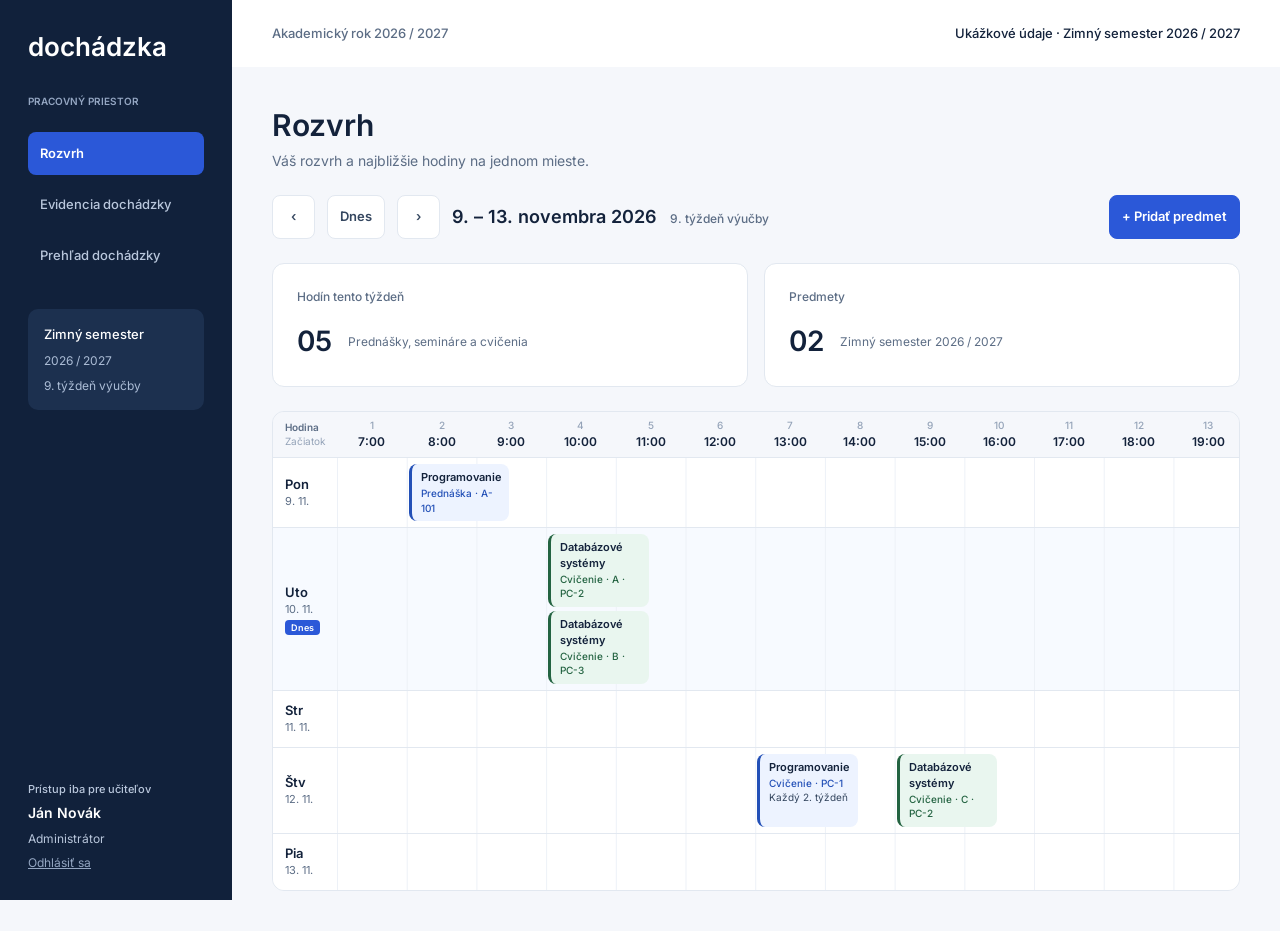
<file: web/index.html>
<!DOCTYPE html>
<html lang="sk">
<head>
    <meta charset="utf-8">
    <meta name="viewport" content="width=device-width, initial-scale=1">
    <title>Rozvrh · dochádzka</title>
    <link rel="stylesheet" href="vendor/bootstrap/bootstrap.min.css">
    <link rel="stylesheet" href="css/app.css">
</head>
<body>
<div class="app">
    <aside class="sidebar offcanvas-lg offcanvas-start" tabindex="-1" id="sidebar" aria-label="Hlavná navigácia">
        <a class="brand" href="index.html">dochádzka</a>
        <div class="eyebrow">Pracovný priestor</div>

        <nav>
            <a href="index.html" class="active"
                aria-current="page">Rozvrh</a>
            <a href="evidencia.html">Evidencia dochádzky</a>
            <a href="prehlad.html">Prehľad dochádzky</a>
        </nav>

        <div class="semester-card">
            <strong>Zimný semester</strong>
            <span>2026 / 2027</span>
            <span>
                9. týždeň výučby
            </span>
        </div>

        <div class="account">
            <small>Prístup iba pre učiteľov</small>
            <strong>Ján Novák</strong>
            <span>Administrátor</span>
            <form data-go="prihlasenie.html">
                <button type="submit">Odhlásiť sa</button>
            </form>
        </div>
    </aside>

    <div class="workspace">
        <header class="topbar">
            <button class="btn btn-light btn-icon d-lg-none" type="button" data-bs-toggle="offcanvas" data-bs-target="#sidebar" aria-controls="sidebar" aria-label="Otvoriť navigáciu">☰</button>
            <span class="year">Akademický rok 2026 / 2027</span>
            <span class="current">Ukážkové údaje · Zimný semester 2026 / 2027</span>
        </header>

        <main class="screen">
            <div class="page-heading">
                <h1>Rozvrh</h1>
                <p>Váš rozvrh a najbližšie hodiny na jednom mieste.</p>
            </div>

            <div class="toolbar">
                <a class="btn btn-light btn-icon" href="#" data-proto-note="Prototyp zobrazuje iba jeden ukážkový týždeň." aria-label="Predchádzajúci týždeň">‹</a>
                <a class="btn btn-light" href="index.html">Dnes</a>
                <a class="btn btn-light btn-icon" href="#" data-proto-note="Prototyp zobrazuje iba jeden ukážkový týždeň." aria-label="Nasledujúci týždeň">›</a>
                <h2 class="week-label grow">
                    9. – 13. novembra 2026
                    <span class="toolbar-meta ms-2">9. týždeň výučby</span>
                </h2>
                <button class="btn btn-primary" type="button" data-bs-toggle="modal" data-bs-target="#lessonModal">+ Pridať predmet</button>
            </div>

            <div class="row g-3">
                <div class="col-md-6">
                    <div class="panel panel-body">
                        <div class="stat-label fw-medium mb-3">Hodín tento týždeň</div>
                        <div class="d-flex align-items-center gap-3">
                            <span class="stat-number">05</span>
                            <span class="stat-label">Prednášky, semináre a cvičenia</span>
                        </div>
                    </div>
                </div>
                <div class="col-md-6">
                    <div class="panel panel-body">
                        <div class="stat-label fw-medium mb-3">Predmety</div>
                        <div class="d-flex align-items-center gap-3">
                            <span class="stat-number">02</span>
                            <span class="stat-label">Zimný semester 2026 / 2027</span>
                        </div>
                    </div>
                </div>
            </div>

            <div class="panel tt">
                <div class="tt-inner">
                    <div class="tt-head">
                        <div class="tt-corner">Hodina <span>Začiatok</span></div>
                        <div class="tt-hours">
                            <div><small>1</small><strong>7:00</strong></div>
                            <div><small>2</small><strong>8:00</strong></div>
                            <div><small>3</small><strong>9:00</strong></div>
                            <div><small>4</small><strong>10:00</strong></div>
                            <div><small>5</small><strong>11:00</strong></div>
                            <div><small>6</small><strong>12:00</strong></div>
                            <div><small>7</small><strong>13:00</strong></div>
                            <div><small>8</small><strong>14:00</strong></div>
                            <div><small>9</small><strong>15:00</strong></div>
                            <div><small>10</small><strong>16:00</strong></div>
                            <div><small>11</small><strong>17:00</strong></div>
                            <div><small>12</small><strong>18:00</strong></div>
                            <div><small>13</small><strong>19:00</strong></div>
                            <div><small>14</small><strong>20:00</strong></div>
                        </div>
                    </div>

                    <div class="tt-row">
                        <div class="tt-day">
                            <strong>Pon</strong>
                            <span>9. 11.</span>
                        </div>

                        <div class="tt-track">

                            <div class="tt-block c0"
                                style="--col: 13; --span: 18; --lane: 1"
                                title="Programovanie · Prednáška · 08:00 – 09:30 · A-101">
                                <a class="title stretched-link"
                                    href="evidencia.html">Programovanie</a>
                                Prednáška · A-101
                                <a class="edit" href="#" data-bs-toggle="modal" data-bs-target="#lessonModal"
                                    aria-label="Upraviť výučbu Programovanie · Prednáška" title="Upraviť">✎</a>
                                <form
                                    data-confirm="Výučba „Programovanie · Prednáška“ sa odstráni z celého semestra vrátane zapísanej dochádzky.">
                                    <button class="remove" type="submit" aria-label="Odstrániť výučbu Programovanie">×</button>
                                </form>
                            </div>
                        </div>
                    </div>
                    <div class="tt-row today">
                        <div class="tt-day">
                            <strong>Uto</strong>
                            <span>10. 11.</span>
                            <span class="pill">Dnes</span>
                        </div>

                        <div class="tt-track">

                            <div class="tt-block c2"
                                style="--col: 37; --span: 18; --lane: 1"
                                title="Databázové systémy · Cvičenie · A · 10:00 – 11:30 · PC-2">
                                <a class="title stretched-link"
                                    href="evidencia.html">Databázové systémy</a>
                                Cvičenie · A · PC-2
                                <a class="edit" href="#" data-bs-toggle="modal" data-bs-target="#lessonModal"
                                    aria-label="Upraviť výučbu Databázové systémy · Cvičenie · A" title="Upraviť">✎</a>
                                <form
                                    data-confirm="Výučba „Databázové systémy · Cvičenie · A“ sa odstráni z celého semestra vrátane zapísanej dochádzky.">
                                    <button class="remove" type="submit" aria-label="Odstrániť výučbu Databázové systémy">×</button>
                                </form>
                            </div>
                            <div class="tt-block c2"
                                style="--col: 37; --span: 18; --lane: 2"
                                title="Databázové systémy · Cvičenie · B · 10:00 – 11:30 · PC-3">
                                <a class="title stretched-link"
                                    href="evidencia.html">Databázové systémy</a>
                                Cvičenie · B · PC-3
                                <a class="edit" href="#" data-bs-toggle="modal" data-bs-target="#lessonModal"
                                    aria-label="Upraviť výučbu Databázové systémy · Cvičenie · B" title="Upraviť">✎</a>
                                <form
                                    data-confirm="Výučba „Databázové systémy · Cvičenie · B“ sa odstráni z celého semestra vrátane zapísanej dochádzky.">
                                    <button class="remove" type="submit" aria-label="Odstrániť výučbu Databázové systémy">×</button>
                                </form>
                            </div>
                        </div>
                    </div>
                    <div class="tt-row">
                        <div class="tt-day">
                            <strong>Str</strong>
                            <span>11. 11.</span>
                        </div>

                        <div class="tt-track">

                        </div>
                    </div>
                    <div class="tt-row">
                        <div class="tt-day">
                            <strong>Štv</strong>
                            <span>12. 11.</span>
                        </div>

                        <div class="tt-track">

                            <div class="tt-block c0"
                                style="--col: 73; --span: 18; --lane: 1"
                                title="Programovanie · Cvičenie · 13:00 – 14:30 · PC-1">
                                <a class="title stretched-link"
                                    href="evidencia.html">Programovanie</a>
                                Cvičenie · PC-1
                                <div class="note">Každý 2. týždeň</div>
                                <a class="edit" href="#" data-bs-toggle="modal" data-bs-target="#lessonModal"
                                    aria-label="Upraviť výučbu Programovanie · Cvičenie" title="Upraviť">✎</a>
                                <form
                                    data-confirm="Výučba „Programovanie · Cvičenie“ sa odstráni z celého semestra vrátane zapísanej dochádzky.">
                                    <button class="remove" type="submit" aria-label="Odstrániť výučbu Programovanie">×</button>
                                </form>
                            </div>
                            <div class="tt-block c2"
                                style="--col: 97; --span: 18; --lane: 1"
                                title="Databázové systémy · Cvičenie · C · 15:00 – 16:30 · PC-2">
                                <a class="title stretched-link"
                                    href="evidencia.html">Databázové systémy</a>
                                Cvičenie · C · PC-2
                                <a class="edit" href="#" data-bs-toggle="modal" data-bs-target="#lessonModal"
                                    aria-label="Upraviť výučbu Databázové systémy · Cvičenie · C" title="Upraviť">✎</a>
                                <form
                                    data-confirm="Výučba „Databázové systémy · Cvičenie · C“ sa odstráni z celého semestra vrátane zapísanej dochádzky.">
                                    <button class="remove" type="submit" aria-label="Odstrániť výučbu Databázové systémy">×</button>
                                </form>
                            </div>
                        </div>
                    </div>
                    <div class="tt-row">
                        <div class="tt-day">
                            <strong>Pia</strong>
                            <span>13. 11.</span>
                        </div>

                        <div class="tt-track">

                        </div>
                    </div>
                </div>
            </div>
        </main>
    </div>
</div>

<div class="modal fade" id="confirmModal" tabindex="-1" aria-labelledby="confirmTitle" aria-hidden="true">
    <div class="modal-dialog modal-dialog-centered modal-sm">
        <div class="modal-content">
            <div class="modal-body">
                <h2 class="modal-title" id="confirmTitle">Naozaj odstrániť?</h2>
                <div data-confirm-text></div>
            </div>
            <div class="modal-footer">
                <button type="button" class="btn btn-light btn-wide" data-bs-dismiss="modal">Zrušiť</button>
                <button type="button" class="btn btn-primary btn-wide" data-confirm-ok>Odstrániť</button>
            </div>
        </div>
    </div>
</div>

<div class="modal fade" id="lessonModal" tabindex="-1" aria-labelledby="lessonTitle" aria-hidden="true">
    <div class="modal-dialog modal-dialog-centered modal-dialog-scrollable" style="--bs-modal-width: 640px">
        <form class="modal-content" id="lessonForm" novalidate>
            <input type="hidden" name="week" value="2026-11-09">

            <div class="modal-header">
                <div>
                    <h2 class="modal-title" id="lessonTitle">Pridať predmet</h2>
                    <p>Vytvorte novú hodinu v rozvrhu – Zimný semester 2026 / 2027.</p>
                </div>
                <button type="button" class="btn-close" data-bs-dismiss="modal" aria-label="Zavrieť"></button>
            </div>

            <div class="modal-body">
                <div class="row g-3">
                    <div class="col-sm-6">
                        <label class="form-label" for="subject">Predmet</label>
                        <input class="form-control" type="text" id="subject" name="subject" list="subjectList"
                            value="" placeholder="Vyberte alebo napíšte nový" autocomplete="off" required>
                        <datalist id="subjectList">
                            <option value="Databázové systémy"></option>
                            <option value="Programovanie"></option>
                        </datalist>
                    </div>
                    <div class="col-sm-6">
                        <label class="form-label" for="room">Miestnosť</label>
                        <input class="form-control" type="text" id="room" name="room"
                            value="" placeholder="napr. A-101" required>
                    </div>

                    <div class="col-sm-6">
                        <label class="form-label" for="type">Typ výučby</label>
                        <select class="form-select" id="type" name="type">
                            <option value="lecture">Prednáška</option>
                            <option value="seminar">Seminár</option>
                            <option value="exercise" selected>Cvičenie</option>
                            <option value="lab">Lab. cvičenie</option>
                        </select>
                    </div>
                    <div class="col-sm-6 d-flex align-items-end">
                        <div class="form-check mb-1">
                            <input class="form-check-input" type="checkbox" id="import_students" name="import_students" value="1" checked
                                aria-describedby="importStudentsHelp">
                            <label class="form-check-label" for="import_students">Po uložení importovať študentov</label>
                            <div class="form-text mt-0" id="importStudentsHelp">Otvorí sa import zoznamu študentov.</div>
                        </div>
                    </div>

                    <div class="col-12 col-sm" data-hide-once>
                        <label class="form-label" for="weekday">Deň</label>
                        <select class="form-select" id="weekday" name="weekday">
                            <option value="1" selected>Pondelok</option>
                            <option value="2">Utorok</option>
                            <option value="3">Streda</option>
                            <option value="4">Štvrtok</option>
                            <option value="5">Piatok</option>
                        </select>
                    </div>
                    <div class="col-6 col-sm">
                        <label class="form-label" for="starts_at">Začiatok</label>
                        <input class="form-control" type="time" step="300" id="starts_at" name="starts_at"
                            value="08:00" required>
                    </div>
                    <div class="col-6 col-sm">
                        <label class="form-label" for="ends_at">Koniec</label>
                        <input class="form-control" type="time" step="300" id="ends_at" name="ends_at"
                            value="09:30" required>
                    </div>
                </div>

                <div>
                    <div class="form-label" id="recurrenceLabel">Opakovanie</div>
                    <div class="chips" role="radiogroup" aria-labelledby="recurrenceLabel">
                        <input class="btn-check" type="radio" name="recurrence" id="recurrence-weekly"
                            value="weekly" checked>
                        <label for="recurrence-weekly">Každý týždeň</label>
                        <input class="btn-check" type="radio" name="recurrence" id="recurrence-biweekly"
                            value="biweekly">
                        <label for="recurrence-biweekly">Každý druhý týždeň</label>
                        <input class="btn-check" type="radio" name="recurrence" id="recurrence-once"
                            value="once">
                        <label for="recurrence-once">Jednorazovo</label>
                    </div>
                </div>

                <div>
                    <div class="row g-3">
                        <div class="col-sm-6">
                            <label class="form-label" for="valid_from" data-from-label>Platí od</label>
                            <input class="form-control" type="date" id="valid_from" name="valid_from"
                                min="2026-09-14" max="2026-12-11"
                                value="2026-09-14" required>
                        </div>
                        <div class="col-sm-6" data-hide-once>
                            <label class="form-label" for="valid_to">Platí do</label>
                            <input class="form-control" type="date" id="valid_to" name="valid_to"
                                min="2026-09-14" max="2026-12-11"
                                value="2026-12-11">
                        </div>
                    </div>
                    <div class="form-text mt-2" data-hide-once>Predvolené podľa nastavení semestra · 13 týždňov</div>
                </div>

                <div class="notice" role="status"><strong>Bez kolízií</strong><div>V tomto čase nemáte inú výučbu a miestnosť nie je obsadená.</div></div>
            </div>

            <div class="modal-footer">
                <button type="button" class="btn btn-light btn-wide" data-bs-dismiss="modal">Zrušiť</button>
                <button type="submit" class="btn btn-primary btn-wide">Uložiť predmet</button>
            </div>
        </form>
    </div>
</div>

<script src="vendor/bootstrap/bootstrap.bundle.min.js"></script>
<script src="js/app.js"></script>
</body>
</html>
</file>
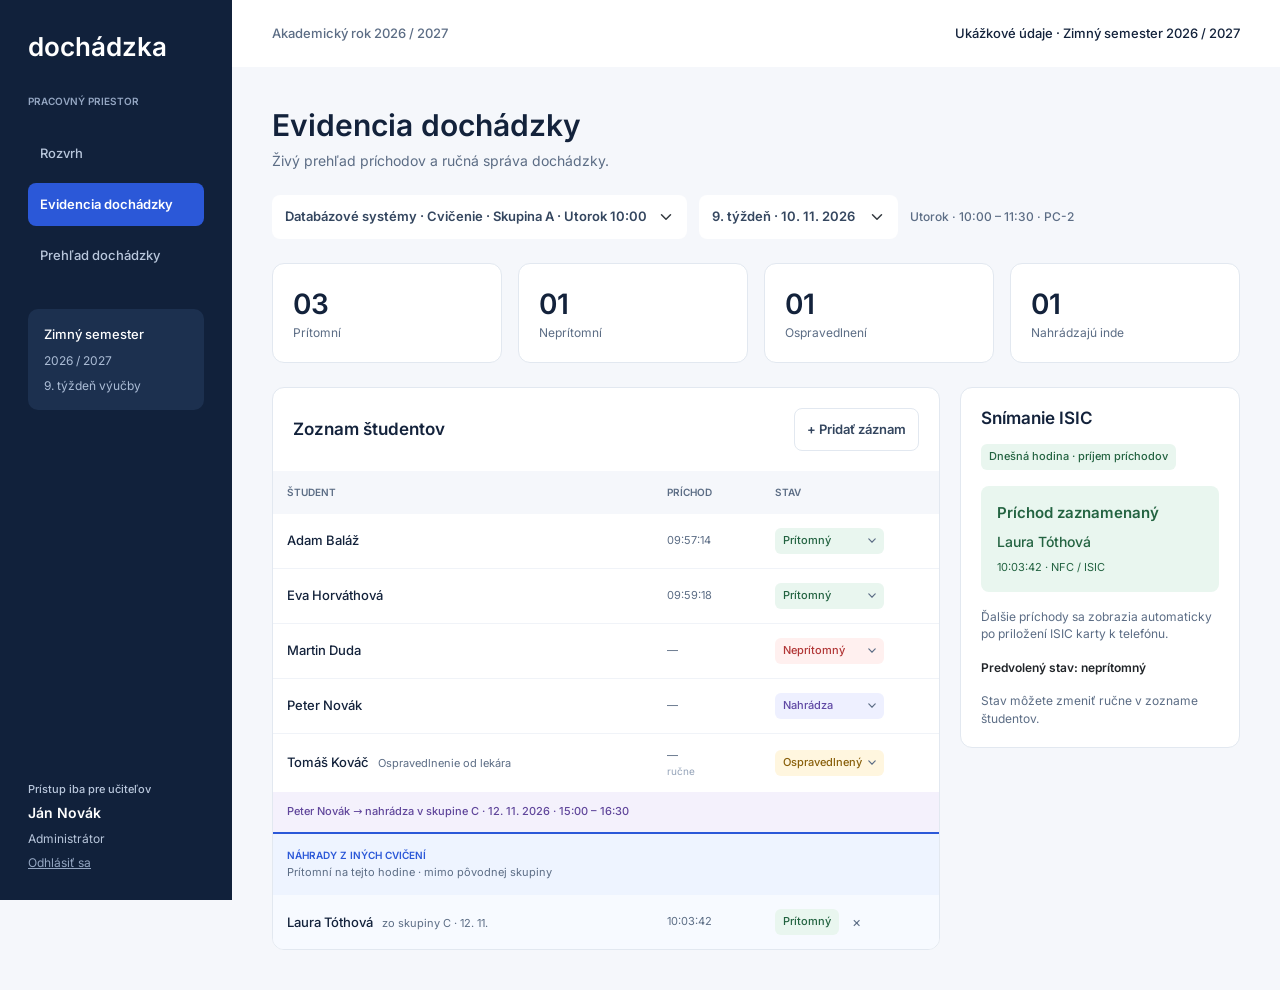
<file: web/evidencia.html>
<!DOCTYPE html>
<html lang="sk">
<head>
    <meta charset="utf-8">
    <meta name="viewport" content="width=device-width, initial-scale=1">
    <title>Evidencia dochádzky · dochádzka</title>
    <link rel="stylesheet" href="vendor/bootstrap/bootstrap.min.css">
    <link rel="stylesheet" href="css/app.css">
</head>
<body>
<div class="app">
    <aside class="sidebar offcanvas-lg offcanvas-start" tabindex="-1" id="sidebar" aria-label="Hlavná navigácia">
        <a class="brand" href="index.html">dochádzka</a>
        <div class="eyebrow">Pracovný priestor</div>

        <nav>
            <a href="index.html">Rozvrh</a>
            <a href="evidencia.html" class="active"
                aria-current="page">Evidencia dochádzky</a>
            <a href="prehlad.html">Prehľad dochádzky</a>
        </nav>

        <div class="semester-card">
            <strong>Zimný semester</strong>
            <span>2026 / 2027</span>
            <span>
                9. týždeň výučby
            </span>
        </div>

        <div class="account">
            <small>Prístup iba pre učiteľov</small>
            <strong>Ján Novák</strong>
            <span>Administrátor</span>
            <form data-go="prihlasenie.html">
                <button type="submit">Odhlásiť sa</button>
            </form>
        </div>
    </aside>

    <div class="workspace">
        <header class="topbar">
            <button class="btn btn-light btn-icon d-lg-none" type="button" data-bs-toggle="offcanvas" data-bs-target="#sidebar" aria-controls="sidebar" aria-label="Otvoriť navigáciu">☰</button>
            <span class="year">Akademický rok 2026 / 2027</span>
            <span class="current">Ukážkové údaje · Zimný semester 2026 / 2027</span>
        </header>

        <main class="screen">
            <div class="page-heading">
                <h1>Evidencia dochádzky</h1>
                <p>Živý prehľad príchodov a ručná správa dochádzky.</p>
            </div>

            <form class="toolbar">
                <label class="visually-hidden" for="vyucba">Výučba</label>
                <select class="form-select select-plain bg-white" id="vyucba" name="vyucba">
                    <option value="1">Programovanie · Prednáška · Pondelok 08:00</option>
                    <option value="2" selected>Databázové systémy · Cvičenie · Skupina A · Utorok 10:00</option>
                    <option value="3">Databázové systémy · Cvičenie · Skupina B · Utorok 10:00</option>
                    <option value="4">Programovanie · Cvičenie · Štvrtok 13:00</option>
                    <option value="5">Databázové systémy · Cvičenie · Skupina C · Štvrtok 15:00</option>
                </select>

                <label class="visually-hidden" for="datum">Dátum hodiny</label>
                <select class="form-select select-plain bg-white" id="datum" name="datum">
                    <option value="2026-09-15">
                        1. týždeň · 15. 9. 2026
                    </option>
                    <option value="2026-09-22">
                        2. týždeň · 22. 9. 2026
                    </option>
                    <option value="2026-09-29">
                        3. týždeň · 29. 9. 2026
                    </option>
                    <option value="2026-10-06">
                        4. týždeň · 6. 10. 2026
                    </option>
                    <option value="2026-10-13">
                        5. týždeň · 13. 10. 2026
                    </option>
                    <option value="2026-10-20">
                        6. týždeň · 20. 10. 2026
                    </option>
                    <option value="2026-10-27">
                        7. týždeň · 27. 10. 2026
                    </option>
                    <option value="2026-11-03">
                        8. týždeň · 3. 11. 2026
                    </option>
                    <option value="2026-11-10" selected>
                        9. týždeň · 10. 11. 2026
                    </option>
                    <option value="2026-11-19">
                        10. týždeň · 19. 11. 2026
                    </option>
                    <option value="2026-11-24">
                        11. týždeň · 24. 11. 2026
                    </option>
                    <option value="2026-12-01">
                        12. týždeň · 1. 12. 2026
                    </option>
                    <option value="2026-12-08">
                        13. týždeň · 8. 12. 2026
                    </option>
                </select>
                <span class="toolbar-meta grow">
                    Utorok · 10:00 – 11:30 · PC-2
                </span>
            </form>

            <div class="totals">
                <div class="panel">
                    <div class="stat-number">03</div>
                    <div class="stat-label">Prítomní</div>
                </div>
                <div class="panel">
                    <div class="stat-number">01</div>
                    <div class="stat-label">Neprítomní</div>
                </div>
                <div class="panel">
                    <div class="stat-number">01</div>
                    <div class="stat-label">Ospravedlnení</div>
                </div>
                <div class="panel">
                    <div class="stat-number">01</div>
                    <div class="stat-label">Nahrádzajú inde</div>
                </div>
            </div>

            <div class="attendance-grid">
                <div class="panel roster">
                    <div class="roster-heading">
                        <h2 class="panel-title">Zoznam študentov</h2>
                        <button class="btn btn-light" type="button" data-bs-toggle="modal" data-bs-target="#recordModal">+ Pridať záznam</button>
                    </div>

                    <div class="roster-columns">
                        <span>Študent</span><span>Príchod</span><span>Stav</span>
                    </div>

                    <div class="roster-row">
                        <span class="name">
                            Adam Baláž
                        </span>
                        <span class="time">
                            09:57:14
                        </span>
                        <form class="state">
                            <input type="hidden" name="student_id" value="1">
                            <select class="status status-present" name="status"
                                aria-label="Stav – Adam Baláž">
                                <option value="present" selected>Prítomný</option>
                                <option value="absent">Neprítomný</option>
                                <option value="excused">Ospravedlnený</option>
                                <option value="replacing" disabled>Nahrádza</option>
                            </select>
                        </form>
                    </div>
                    <div class="roster-row">
                        <span class="name">
                            Eva Horváthová
                        </span>
                        <span class="time">
                            09:59:18
                        </span>
                        <form class="state">
                            <input type="hidden" name="student_id" value="4">
                            <select class="status status-present" name="status"
                                aria-label="Stav – Eva Horváthová">
                                <option value="present" selected>Prítomný</option>
                                <option value="absent">Neprítomný</option>
                                <option value="excused">Ospravedlnený</option>
                                <option value="replacing" disabled>Nahrádza</option>
                            </select>
                        </form>
                    </div>
                    <div class="roster-row">
                        <span class="name">
                            Martin Duda
                        </span>
                        <span class="time">
                            —
                        </span>
                        <form class="state">
                            <input type="hidden" name="student_id" value="3">
                            <select class="status status-absent" name="status"
                                aria-label="Stav – Martin Duda">
                                <option value="present">Prítomný</option>
                                <option value="absent" selected>Neprítomný</option>
                                <option value="excused">Ospravedlnený</option>
                                <option value="replacing" disabled>Nahrádza</option>
                            </select>
                        </form>
                    </div>
                    <div class="roster-row">
                        <span class="name">
                            Peter Novák
                        </span>
                        <span class="time">
                            —
                        </span>
                        <form class="state">
                            <input type="hidden" name="student_id" value="7">
                            <select class="status status-replacing" name="status"
                                aria-label="Stav – Peter Novák">
                                <option value="present">Prítomný</option>
                                <option value="absent">Neprítomný</option>
                                <option value="excused">Ospravedlnený</option>
                                <option value="replacing" selected disabled>Nahrádza</option>
                            </select>
                        </form>
                    </div>
                    <div class="roster-row">
                        <span class="name">
                            Tomáš Kováč
                            <small title="Poznámka">Ospravedlnenie od lekára</small>
                        </span>
                        <span class="time">
                            —
                            <em>ručne</em>
                        </span>
                        <form class="state">
                            <input type="hidden" name="student_id" value="5">
                            <select class="status status-excused" name="status"
                                aria-label="Stav – Tomáš Kováč">
                                <option value="present">Prítomný</option>
                                <option value="absent">Neprítomný</option>
                                <option value="excused" selected>Ospravedlnený</option>
                                <option value="replacing" disabled>Nahrádza</option>
                            </select>
                        </form>
                    </div>

                    <div class="roster-link">
                        Peter Novák →
                        nahrádza v skupine C
                        · 12. 11. 2026 · 15:00 – 16:30
                    </div>

                    <div class="roster-section">
                        <strong>Náhrady z iných cvičení</strong>
                        <span>Prítomní na tejto hodine · mimo pôvodnej skupiny</span>
                    </div>

                    <div class="roster-row incoming">
                        <span class="name">
                            Laura Tóthová
                            <small>
                                zo skupiny C
                                · 12. 11.
                            </small>
                        </span>
                        <span class="time">
                            10:03:42
                        </span>
                        <div class="state">
                            <span class="status status-present">Prítomný</span>
                            <form
                                data-confirm="Náhrada študentky Laury Tóthovej sa zruší aj na jej pôvodnom cvičení.">
                                <button class="btn-remove" type="submit" aria-label="Zrušiť náhradu – Laura Tóthová">×</button>
                            </form>
                        </div>
                    </div>
                </div>

                <aside class="panel nfc" aria-labelledby="nfcTitle">
                    <h2 class="panel-title" id="nfcTitle">Snímanie ISIC</h2>

                    <span class="status status-present">Dnešná hodina · príjem príchodov</span>

                    <div class="last-scan">
                        <strong>Príchod zaznamenaný</strong>
                        <span>Laura Tóthová</span>
                        <small>10:03:42 · NFC / ISIC</small>
                    </div>

                    <p>Ďalšie príchody sa zobrazia automaticky po priložení ISIC karty k telefónu.</p>
                    <p><strong class="text-body fw-semibold">Predvolený stav: neprítomný</strong></p>
                    <p>Stav môžete zmeniť ručne v zozname študentov.</p>
                </aside>
            </div>
        </main>
    </div>
</div>

<div class="modal fade" id="confirmModal" tabindex="-1" aria-labelledby="confirmTitle" aria-hidden="true">
    <div class="modal-dialog modal-dialog-centered modal-sm">
        <div class="modal-content">
            <div class="modal-body">
                <h2 class="modal-title" id="confirmTitle">Naozaj odstrániť?</h2>
                <div data-confirm-text></div>
            </div>
            <div class="modal-footer">
                <button type="button" class="btn btn-light btn-wide" data-bs-dismiss="modal">Zrušiť</button>
                <button type="button" class="btn btn-primary btn-wide" data-confirm-ok>Odstrániť</button>
            </div>
        </div>
    </div>
</div>

<div class="modal fade" id="recordModal" tabindex="-1" aria-labelledby="recordTitle" aria-hidden="true">
    <div class="modal-dialog modal-dialog-centered modal-dialog-scrollable" style="--bs-modal-width: 600px">
        <form class="modal-content" id="recordForm" data-mode="own" novalidate>
            <div class="modal-header">
                <div>
                    <h2 class="modal-title" id="recordTitle">Pridať záznam</h2>
                    <p>Zapíšte študenta, ktorý nemohol použiť ISIC kartu, alebo študenta z inej skupiny, ktorý si tu nahrádza cvičenie.</p>
                </div>
                <button type="button" class="btn-close" data-bs-dismiss="modal" aria-label="Zavrieť"></button>
            </div>

            <div class="modal-body">
                <div class="lesson-context">
                    <strong>Databázové systémy · Cvičenie · Skupina A</strong>
                    <span>10. 11. 2026 · 10:00 – 11:30 · PC-2</span>
                </div>

                <div>
                    <label class="form-label" for="studentSearch">Študent</label>
                    <input class="form-control mb-2" type="search" id="studentSearch" data-student-search
                        placeholder="Hľadať podľa mena alebo ID" autocomplete="off">
                    <div class="pick-list">
                        <div class="items">
                            <div class="heading" data-group-heading="own">Z tejto skupiny · bez zaznamenaného príchodu</div>
                            <label data-student="Martin Duda 210068" data-group="own">
                                <input class="form-check-input m-0" type="radio" name="student_id" value="3">
                                <span class="who">Martin Duda<small>ID 210068</small></span>
                                <span class="status status-absent">Neprítomný</span>
                            </label>
                            <label data-student="Peter Novák 210136" data-group="own">
                                <input class="form-check-input m-0" type="radio" name="student_id" value="7">
                                <span class="who">Peter Novák<small>ID 210136</small></span>
                                <span class="status status-replacing">Nahrádza</span>
                            </label>
                            <label data-student="Tomáš Kováč 210102" data-group="own">
                                <input class="form-check-input m-0" type="radio" name="student_id" value="5">
                                <span class="who">Tomáš Kováč<small>ID 210102</small></span>
                                <span class="status status-excused">Ospravedlnený</span>
                            </label>

                            <div class="heading" data-group-heading="other">Z iných skupín · náhrada</div>
                            <label data-student="Filip Gajdoš 210041 skupina B" data-group="other">
                                <input class="form-check-input m-0" type="radio" name="student_id" value="13">
                                <span class="who">Filip Gajdoš<small>ID 210041 · skupina B · Utorok 10:00</small></span>
                            </label>
                            <label data-student="Ema Krajčíová 210077 skupina B" data-group="other">
                                <input class="form-check-input m-0" type="radio" name="student_id" value="16">
                                <span class="who">Ema Krajčíová<small>ID 210077 · skupina B · Utorok 10:00</small></span>
                            </label>
                            <label data-student="Michal Lukáč 210089 skupina C" data-group="other">
                                <input class="form-check-input m-0" type="radio" name="student_id" value="17">
                                <span class="who">Michal Lukáč<small>ID 210089 · skupina C · Štvrtok 15:00</small></span>
                            </label>
                            <label data-student="Natália Mináriková 210115 skupina C" data-group="other">
                                <input class="form-check-input m-0" type="radio" name="student_id" value="18">
                                <span class="who">Natália Mináriková<small>ID 210115 · skupina C · Štvrtok 15:00</small></span>
                            </label>

                            <div class="none d-none" data-no-results>Žiadny študent nevyhovuje hľadaniu.</div>
                        </div>
                    </div>
                </div>

                <div data-only="own">
                    <div class="form-label" id="newStatusLabel">Nový stav</div>
                    <div class="chips" role="radiogroup" aria-labelledby="newStatusLabel">
                        <input class="btn-check" type="radio" name="status" id="manual-present" value="present"
                            checked>
                        <label class="chip-present" for="manual-present"><span class="dot"></span>Prítomný</label>
                        <input class="btn-check" type="radio" name="status" id="manual-absent" value="absent">
                        <label class="chip-absent" for="manual-absent"><span class="dot"></span>Neprítomný</label>
                        <input class="btn-check" type="radio" name="status" id="manual-excused" value="excused">
                        <label class="chip-excused" for="manual-excused"><span class="dot"></span>Ospravedlnený</label>
                    </div>
                </div>

                <div class="row g-3">
                    <div class="col-sm-6">
                        <label class="form-label" for="arrivedTime">Čas príchodu</label>
                        <div class="input-action">
                            <input class="form-control" type="time" step="1" id="arrivedTime" name="arrived_time"
                                value="10:05:00">
                            <button type="button" data-now="#arrivedTime">Teraz</button>
                        </div>
                        <div class="form-text" data-only="own">Ukladá sa iba pri stave prítomný.</div>
                    </div>
                    <div class="col-sm-6">
                        <label class="form-label" for="recordedBy">Zapísal</label>
                        <input class="form-control" type="text" id="recordedBy" value="Ján Novák · ručne" readonly>
                    </div>
                </div>

                <div>
                    <label class="form-label" for="note">Poznámka <span class="optional">voliteľné</span></label>
                    <textarea class="form-control" id="note" name="note" rows="3" maxlength="255"
                        placeholder="Napr. zabudnutá ISIC karta alebo nefunkčný čip…"></textarea>
                </div>

                <div class="notice" data-only="own">
                    <strong>Ručný záznam</strong>
                    <div>V zozname sa označí ako zadaný učiteľom a prepíše predvolený stav „neprítomný“.</div>
                </div>
                <div class="notice warn" data-only="other">
                    <strong>Náhrada</strong>
                    <div>Študent bude na tejto hodine prítomný a zobrazí sa pod čiarou. Na svojom pôvodnom cvičení v tomto týždni dostane stav „nahrádza“.</div>
                </div>
            </div>

            <div class="modal-footer">
                <button type="button" class="btn btn-light btn-wide" data-bs-dismiss="modal">Zrušiť</button>
                <button type="submit" class="btn btn-light btn-wide" name="add_another" value="1">Uložiť a pridať ďalší</button>
                <button type="submit" class="btn btn-primary btn-wide" data-submit-label>Uložiť záznam</button>
            </div>
        </form>
    </div>
</div>

<script src="vendor/bootstrap/bootstrap.bundle.min.js"></script>
<script src="js/app.js"></script>
</body>
</html>
</file>
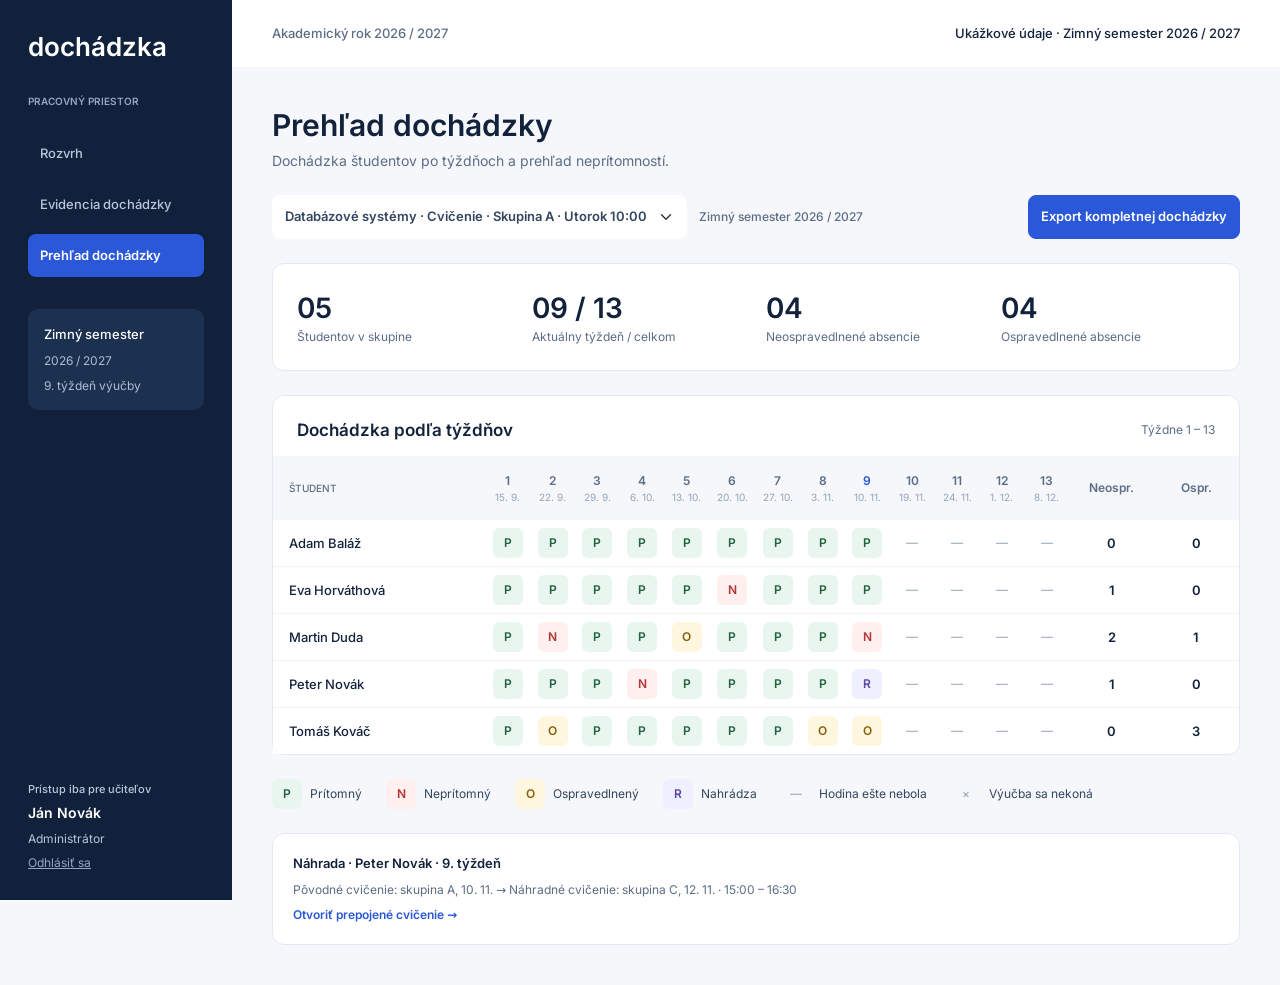
<file: web/prehlad.html>
<!DOCTYPE html>
<html lang="sk">
<head>
    <meta charset="utf-8">
    <meta name="viewport" content="width=device-width, initial-scale=1">
    <title>Prehľad dochádzky · dochádzka</title>
    <link rel="stylesheet" href="vendor/bootstrap/bootstrap.min.css">
    <link rel="stylesheet" href="css/app.css">
</head>
<body>
<div class="app">
    <aside class="sidebar offcanvas-lg offcanvas-start" tabindex="-1" id="sidebar" aria-label="Hlavná navigácia">
        <a class="brand" href="index.html">dochádzka</a>
        <div class="eyebrow">Pracovný priestor</div>

        <nav>
            <a href="index.html">Rozvrh</a>
            <a href="evidencia.html">Evidencia dochádzky</a>
            <a href="prehlad.html" class="active"
                aria-current="page">Prehľad dochádzky</a>
        </nav>

        <div class="semester-card">
            <strong>Zimný semester</strong>
            <span>2026 / 2027</span>
            <span>
                9. týždeň výučby
            </span>
        </div>

        <div class="account">
            <small>Prístup iba pre učiteľov</small>
            <strong>Ján Novák</strong>
            <span>Administrátor</span>
            <form data-go="prihlasenie.html">
                <button type="submit">Odhlásiť sa</button>
            </form>
        </div>
    </aside>

    <div class="workspace">
        <header class="topbar">
            <button class="btn btn-light btn-icon d-lg-none" type="button" data-bs-toggle="offcanvas" data-bs-target="#sidebar" aria-controls="sidebar" aria-label="Otvoriť navigáciu">☰</button>
            <span class="year">Akademický rok 2026 / 2027</span>
            <span class="current">Ukážkové údaje · Zimný semester 2026 / 2027</span>
        </header>

        <main class="screen">
            <div class="page-heading">
                <h1>Prehľad dochádzky</h1>
                <p>Dochádzka študentov po týždňoch a prehľad neprítomností.</p>
            </div>

            <form class="toolbar">
                <label class="visually-hidden" for="vyucba">Výučba</label>
                <select class="form-select select-plain bg-white" id="vyucba" name="vyucba">
                    <option value="1">Programovanie · Prednáška · Pondelok 08:00</option>
                    <option value="2" selected>Databázové systémy · Cvičenie · Skupina A · Utorok 10:00</option>
                    <option value="3">Databázové systémy · Cvičenie · Skupina B · Utorok 10:00</option>
                    <option value="4">Programovanie · Cvičenie · Štvrtok 13:00</option>
                    <option value="5">Databázové systémy · Cvičenie · Skupina C · Štvrtok 15:00</option>
                </select>
                <span class="toolbar-meta grow">Zimný semester 2026 / 2027</span>
                <a class="btn btn-primary" href="#" data-proto-note="Export do CSV bude dostupný po napojení na databázu.">Export kompletnej dochádzky</a>
            </form>

            <div class="panel summary">
                <div>
                    <div class="stat-number">05</div>
                    <div class="stat-label">Študentov v skupine</div>
                </div>
                <div>
                    <div class="stat-number">09 / 13</div>
                    <div class="stat-label">Aktuálny týždeň / celkom</div>
                </div>
                <div>
                    <div class="stat-number">04</div>
                    <div class="stat-label">Neospravedlnené absencie</div>
                </div>
                <div>
                    <div class="stat-number">04</div>
                    <div class="stat-label">Ospravedlnené absencie</div>
                </div>
            </div>

            <div class="panel">
                <div class="d-flex align-items-center gap-3 p-4 pb-3">
                    <h2 class="panel-title flex-grow-1">Dochádzka podľa týždňov</h2>
                    <span class="stat-label">Týždne 1 – 13</span>
                </div>

                <div class="matrix-wrap">
                    <table class="matrix">
                        <thead>
                            <tr>
                                <th class="student" scope="col">Študent</th>
                                <th scope="col"
                                    title="utorok 15. 9. 2026">
                                    1
                                    <small>15. 9.</small>
                                </th>
                                <th scope="col"
                                    title="utorok 22. 9. 2026">
                                    2
                                    <small>22. 9.</small>
                                </th>
                                <th scope="col"
                                    title="utorok 29. 9. 2026">
                                    3
                                    <small>29. 9.</small>
                                </th>
                                <th scope="col"
                                    title="utorok 6. 10. 2026">
                                    4
                                    <small>6. 10.</small>
                                </th>
                                <th scope="col"
                                    title="utorok 13. 10. 2026">
                                    5
                                    <small>13. 10.</small>
                                </th>
                                <th scope="col"
                                    title="utorok 20. 10. 2026">
                                    6
                                    <small>20. 10.</small>
                                </th>
                                <th scope="col"
                                    title="utorok 27. 10. 2026">
                                    7
                                    <small>27. 10.</small>
                                </th>
                                <th scope="col"
                                    title="utorok 3. 11. 2026">
                                    8
                                    <small>3. 11.</small>
                                </th>
                                <th scope="col" class="current"
                                    title="utorok 10. 11. 2026">
                                    9
                                    <small>10. 11.</small>
                                </th>
                                <th scope="col"
                                    title="štvrtok 19. 11. 2026">
                                    10
                                    <small>19. 11.</small>
                                </th>
                                <th scope="col"
                                    title="utorok 24. 11. 2026">
                                    11
                                    <small>24. 11.</small>
                                </th>
                                <th scope="col"
                                    title="utorok 1. 12. 2026">
                                    12
                                    <small>1. 12.</small>
                                </th>
                                <th scope="col"
                                    title="utorok 8. 12. 2026">
                                    13
                                    <small>8. 12.</small>
                                </th>
                                <th class="total" scope="col">Neospr.</th>
                                <th class="total" scope="col">Ospr.</th>
                            </tr>
                        </thead>
                        <tbody>
                            <tr>
                                <th class="student" scope="row">Adam Baláž</th>
                                <td><span class="cell status-present" title="1. týždeň · Prítomný">P</span></td>
                                <td><span class="cell status-present" title="2. týždeň · Prítomný">P</span></td>
                                <td><span class="cell status-present" title="3. týždeň · Prítomný">P</span></td>
                                <td><span class="cell status-present" title="4. týždeň · Prítomný">P</span></td>
                                <td><span class="cell status-present" title="5. týždeň · Prítomný">P</span></td>
                                <td><span class="cell status-present" title="6. týždeň · Prítomný">P</span></td>
                                <td><span class="cell status-present" title="7. týždeň · Prítomný">P</span></td>
                                <td><span class="cell status-present" title="8. týždeň · Prítomný">P</span></td>
                                <td><span class="cell status-present" title="9. týždeň · Prítomný">P</span></td>
                                <td><span class="cell none" title="Hodina ešte nebola">—</span></td>
                                <td><span class="cell none" title="Hodina ešte nebola">—</span></td>
                                <td><span class="cell none" title="Hodina ešte nebola">—</span></td>
                                <td><span class="cell none" title="Hodina ešte nebola">—</span></td>
                                <td class="total">0</td>
                                <td class="total">0</td>
                            </tr>
                            <tr>
                                <th class="student" scope="row">Eva Horváthová</th>
                                <td><span class="cell status-present" title="1. týždeň · Prítomný">P</span></td>
                                <td><span class="cell status-present" title="2. týždeň · Prítomný">P</span></td>
                                <td><span class="cell status-present" title="3. týždeň · Prítomný">P</span></td>
                                <td><span class="cell status-present" title="4. týždeň · Prítomný">P</span></td>
                                <td><span class="cell status-present" title="5. týždeň · Prítomný">P</span></td>
                                <td><span class="cell status-absent" title="6. týždeň · Neprítomný">N</span></td>
                                <td><span class="cell status-present" title="7. týždeň · Prítomný">P</span></td>
                                <td><span class="cell status-present" title="8. týždeň · Prítomný">P</span></td>
                                <td><span class="cell status-present" title="9. týždeň · Prítomný">P</span></td>
                                <td><span class="cell none" title="Hodina ešte nebola">—</span></td>
                                <td><span class="cell none" title="Hodina ešte nebola">—</span></td>
                                <td><span class="cell none" title="Hodina ešte nebola">—</span></td>
                                <td><span class="cell none" title="Hodina ešte nebola">—</span></td>
                                <td class="total">1</td>
                                <td class="total">0</td>
                            </tr>
                            <tr>
                                <th class="student" scope="row">Martin Duda</th>
                                <td><span class="cell status-present" title="1. týždeň · Prítomný">P</span></td>
                                <td><span class="cell status-absent" title="2. týždeň · Neprítomný">N</span></td>
                                <td><span class="cell status-present" title="3. týždeň · Prítomný">P</span></td>
                                <td><span class="cell status-present" title="4. týždeň · Prítomný">P</span></td>
                                <td><span class="cell status-excused" title="5. týždeň · Ospravedlnený · Ospravedlnenie od lekára">O</span></td>
                                <td><span class="cell status-present" title="6. týždeň · Prítomný">P</span></td>
                                <td><span class="cell status-present" title="7. týždeň · Prítomný">P</span></td>
                                <td><span class="cell status-present" title="8. týždeň · Prítomný">P</span></td>
                                <td><span class="cell status-absent" title="9. týždeň · Neprítomný">N</span></td>
                                <td><span class="cell none" title="Hodina ešte nebola">—</span></td>
                                <td><span class="cell none" title="Hodina ešte nebola">—</span></td>
                                <td><span class="cell none" title="Hodina ešte nebola">—</span></td>
                                <td><span class="cell none" title="Hodina ešte nebola">—</span></td>
                                <td class="total">2</td>
                                <td class="total">1</td>
                            </tr>
                            <tr>
                                <th class="student" scope="row">Peter Novák</th>
                                <td><span class="cell status-present" title="1. týždeň · Prítomný">P</span></td>
                                <td><span class="cell status-present" title="2. týždeň · Prítomný">P</span></td>
                                <td><span class="cell status-present" title="3. týždeň · Prítomný">P</span></td>
                                <td><span class="cell status-absent" title="4. týždeň · Neprítomný">N</span></td>
                                <td><span class="cell status-present" title="5. týždeň · Prítomný">P</span></td>
                                <td><span class="cell status-present" title="6. týždeň · Prítomný">P</span></td>
                                <td><span class="cell status-present" title="7. týždeň · Prítomný">P</span></td>
                                <td><span class="cell status-present" title="8. týždeň · Prítomný">P</span></td>
                                <td><span class="cell status-replacing" title="9. týždeň · Nahrádza">R</span></td>
                                <td><span class="cell none" title="Hodina ešte nebola">—</span></td>
                                <td><span class="cell none" title="Hodina ešte nebola">—</span></td>
                                <td><span class="cell none" title="Hodina ešte nebola">—</span></td>
                                <td><span class="cell none" title="Hodina ešte nebola">—</span></td>
                                <td class="total">1</td>
                                <td class="total">0</td>
                            </tr>
                            <tr>
                                <th class="student" scope="row">Tomáš Kováč</th>
                                <td><span class="cell status-present" title="1. týždeň · Prítomný">P</span></td>
                                <td><span class="cell status-excused" title="2. týždeň · Ospravedlnený · Ospravedlnenie od lekára">O</span></td>
                                <td><span class="cell status-present" title="3. týždeň · Prítomný">P</span></td>
                                <td><span class="cell status-present" title="4. týždeň · Prítomný">P</span></td>
                                <td><span class="cell status-present" title="5. týždeň · Prítomný">P</span></td>
                                <td><span class="cell status-present" title="6. týždeň · Prítomný">P</span></td>
                                <td><span class="cell status-present" title="7. týždeň · Prítomný">P</span></td>
                                <td><span class="cell status-excused" title="8. týždeň · Ospravedlnený · Ospravedlnenie od lekára">O</span></td>
                                <td><span class="cell status-excused" title="9. týždeň · Ospravedlnený · Ospravedlnenie od lekára">O</span></td>
                                <td><span class="cell none" title="Hodina ešte nebola">—</span></td>
                                <td><span class="cell none" title="Hodina ešte nebola">—</span></td>
                                <td><span class="cell none" title="Hodina ešte nebola">—</span></td>
                                <td><span class="cell none" title="Hodina ešte nebola">—</span></td>
                                <td class="total">0</td>
                                <td class="total">3</td>
                            </tr>
                        </tbody>
                    </table>
                </div>
            </div>

            <div class="legend">
                <span><span class="cell status-present">P</span>Prítomný</span>
                <span><span class="cell status-absent">N</span>Neprítomný</span>
                <span><span class="cell status-excused">O</span>Ospravedlnený</span>
                <span><span class="cell status-replacing">R</span>Nahrádza</span>
                <span><span class="cell none">—</span>Hodina ešte nebola</span>
                <span><span class="cell none">×</span>Výučba sa nekoná</span>
            </div>

            <div class="panel">
                <div class="replacement-detail">
                    <strong>Náhrada · Peter Novák · 9. týždeň</strong>
                    <span>
                        Pôvodné cvičenie: skupina A, 10. 11.
                        →
                        Náhradné cvičenie: skupina C,
                        12. 11. · 15:00 – 16:30
                    </span>
                    <a href="evidencia.html">Otvoriť prepojené cvičenie →</a>
                </div>
            </div>
        </main>
    </div>
</div>

<script src="vendor/bootstrap/bootstrap.bundle.min.js"></script>
<script src="js/app.js"></script>
</body>
</html>
</file>
<file: web/css/app.css>
/* Dochádzka – vzhľad podľa návrhu vo Figme, postavený na Bootstrape 5.3 */

@font-face {
    font-family: "Inter";
    font-style: normal;
    font-weight: 100 900;
    font-display: swap;
    src: url("../fonts/inter-latin-ext-wght-normal.woff2") format("woff2-variations");
    unicode-range: U+0100-02BA, U+02BD-02C5, U+02C7-02CC, U+02CE-02D7, U+02DD-02FF, U+0304, U+0308, U+0329, U+1D00-1DBF, U+1E00-1E9F, U+1EF2-1EFF, U+2020, U+20A0-20AB, U+20AD-20C0, U+2113, U+2C60-2C7F, U+A720-A7FF;
}

@font-face {
    font-family: "Inter";
    font-style: normal;
    font-weight: 100 900;
    font-display: swap;
    src: url("../fonts/inter-latin-wght-normal.woff2") format("woff2-variations");
    unicode-range: U+0000-00FF, U+0131, U+0152-0153, U+02BB-02BC, U+02C6, U+02DA, U+02DC, U+0304, U+0308, U+0329, U+2000-206F, U+20AC, U+2122, U+2191, U+2193, U+2212, U+2215, U+FEFF, U+FFFD;
}

:root {
    --ink: #13223b;
    --body: #34465f;
    --muted: #5c6d85;
    --placeholder: #94a3b8;
    --page: #f5f7fb;
    --line: #e2e8f0;
    --line-input: #cfd8e6;
    --primary: #2b58d8;
    --primary-dark: #2350b7;
    --tint: #edf3ff;
    --navy: #11213b;
    --navy-soft: #1c304f;

    --present-bg: #e9f6ef;   --present-fg: #236341;
    --absent-bg: #fff0ef;    --absent-fg: #b13636;
    --excused-bg: #fff6df;   --excused-fg: #89600c;
    --replacing-bg: #eef0ff; --replacing-fg: #5f48a4;

    --sidebar-width: 232px;

    --bs-body-font-family: "Inter", system-ui, -apple-system, "Segoe UI", sans-serif;
    --bs-body-font-size: 0.8125rem;
    --bs-body-line-height: 1.45;
    --bs-body-color: var(--ink);
    --bs-body-bg: var(--page);
    --bs-border-color: var(--line);
    --bs-primary: var(--primary);
    --bs-primary-rgb: 43, 88, 216;
    --bs-link-color-rgb: 43, 88, 216;
    --bs-link-hover-color-rgb: 35, 80, 183;
    --bs-secondary-color: var(--muted);
    --bs-border-radius: 8px;
}

h1, h2, h3, .fw-semibold { font-weight: 600; }
a { text-decoration: none; }
a:hover { text-decoration: underline; }
.text-muted { color: var(--muted) !important; }

/* ---------- Rozloženie ---------- */

.app { display: flex; min-height: 100vh; }

.sidebar {
    width: var(--sidebar-width);
    flex: 0 0 var(--sidebar-width);
    background-color: var(--navy) !important; /* Bootstrap dáva .offcanvas-lg na šírke lg priehľadné pozadie */
    color: #fff;
    padding: 28px;
    display: flex;
    flex-direction: column;
    gap: 32px;
}

@media (min-width: 992px) {
    .sidebar { position: sticky; top: 0; height: 100vh; overflow-y: auto; }
}

@media (max-width: 991.98px) {
    .sidebar.offcanvas-lg { --bs-offcanvas-width: var(--sidebar-width); --bs-offcanvas-bg: var(--navy); }
}

.sidebar .brand { font-size: 26px; font-weight: 600; color: #fff; line-height: 1.45; }
.sidebar .brand:hover { text-decoration: none; }
.sidebar .eyebrow { font-size: 10px; font-weight: 600; letter-spacing: 0; color: #94a6c2; text-transform: uppercase; margin-top: -4px; }
.sidebar nav { display: flex; flex-direction: column; gap: 8px; margin-top: -8px; }
.sidebar nav a { padding: 12px; border-radius: 8px; font-weight: 500; color: #b9c7dc; }
.sidebar nav a:hover { background: var(--navy-soft); color: #fff; text-decoration: none; }
.sidebar nav a.active { background: var(--primary); color: #fff; font-weight: 600; }
.sidebar .semester-card { background: var(--navy-soft); border-radius: 10px; padding: 16px; display: flex; flex-direction: column; gap: 8px; }
.sidebar .semester-card strong { font-weight: 500; }
.sidebar .semester-card span { font-size: 12px; color: #acbdd6; }
.sidebar .account { margin-top: auto; display: flex; flex-direction: column; gap: 6px; }
.sidebar .account small { font-size: 11px; font-weight: 500; color: #b9c7dc; }
.sidebar .account strong { font-size: 14px; font-weight: 600; }
.sidebar .account span { font-size: 12px; color: #b9c7dc; }
.sidebar .account button { align-self: flex-start; padding: 0; border: 0; background: none; font-size: 12px; color: #94a6c2; text-decoration: underline; }
.sidebar .account button:hover { color: #fff; }

.workspace { flex: 1 1 auto; min-width: 0; display: flex; flex-direction: column; }
.topbar { background: #fff; min-height: 67px; padding: 12px 40px; display: flex; align-items: center; gap: 20px; font-weight: 500; }
.topbar .year { color: var(--muted); }
.topbar .current { margin-left: auto; text-align: right; }
.screen { padding: 40px; display: flex; flex-direction: column; gap: 24px; }
.page-heading h1 { font-size: 30px; margin: 0 0 8px; }
.page-heading p { font-size: 14px; color: var(--muted); margin: 0; }

@media (max-width: 767.98px) {
    .topbar { padding: 12px 16px; }
    .screen { padding: 24px 16px; }
}

/* ---------- Základné prvky ---------- */

.panel { background: #fff; border: 1px solid var(--line); border-radius: 12px; }
.panel-body { padding: 24px; }
.panel-title { font-size: 17px; font-weight: 600; margin: 0; }

.btn {
    --bs-btn-font-size: 0.8125rem;
    --bs-btn-font-weight: 600;
    --bs-btn-padding-x: 12px;
    --bs-btn-padding-y: 11px;
    --bs-btn-border-radius: 8px;
    white-space: nowrap;
}
.btn-primary {
    --bs-btn-bg: var(--primary); --bs-btn-border-color: var(--primary);
    --bs-btn-hover-bg: var(--primary-dark); --bs-btn-hover-border-color: var(--primary-dark);
    --bs-btn-active-bg: var(--primary-dark); --bs-btn-active-border-color: var(--primary-dark);
    --bs-btn-disabled-bg: var(--primary); --bs-btn-disabled-border-color: var(--primary);
}
.btn-light {
    --bs-btn-color: var(--body); --bs-btn-bg: #fff; --bs-btn-border-color: var(--line);
    --bs-btn-hover-color: var(--ink); --bs-btn-hover-bg: #f9fafc; --bs-btn-hover-border-color: var(--line-input);
    --bs-btn-active-bg: #eef1f6; --bs-btn-active-border-color: var(--line-input);
}
.btn-wide { --bs-btn-padding-x: 20px; }
.btn-icon { width: 43px; padding-left: 0; padding-right: 0; }

.form-label { font-size: 12px; font-weight: 500; color: var(--muted); margin-bottom: 8px; }
.form-label .optional { font-size: 11px; font-weight: 400; color: var(--placeholder); margin-left: 4px; }
.form-control, .form-select {
    font-size: 0.8125rem; font-weight: 500; color: var(--ink);
    padding: 11px 12px; border-color: var(--line-input); border-radius: 8px; background-color: #fff;
}
.form-select { padding-right: 36px; }
.form-control::placeholder { color: var(--placeholder); font-weight: 400; }
.form-control:focus, .form-select:focus { border-color: var(--primary); box-shadow: 0 0 0 3px rgba(43, 88, 216, .18); }
.form-control:disabled, .form-control[readonly], .form-select:disabled { background: var(--page); color: var(--muted); }
.form-text { font-size: 12px; color: var(--muted); }
.form-check-input:checked { background-color: var(--primary); border-color: var(--primary); }
.form-check-label { font-weight: 500; color: var(--body); }
.invalid-feedback { font-size: 12px; }

.select-plain { width: auto; max-width: 100%; border-color: transparent; font-weight: 600; color: var(--body); }
.select-plain:hover { border-color: var(--line-input); }

.notice { background: var(--tint); color: var(--primary-dark); border-radius: 8px; padding: 14px 16px; display: flex; gap: 12px; align-items: flex-start; }
.notice strong { font-weight: 600; white-space: nowrap; }
.notice.warn { background: var(--excused-bg); color: var(--excused-fg); }
.notice.ok { background: var(--present-bg); color: var(--present-fg); }
.notice.danger { background: var(--absent-bg); color: var(--absent-fg); }
.notice ul { margin: 0; padding-left: 16px; }

.stat-number { font-size: 28px; font-weight: 600; line-height: 1.45; }
.stat-label { font-size: 12px; color: var(--muted); }

.empty { padding: 48px 24px; text-align: center; color: var(--muted); }
.empty h2 { font-size: 17px; color: var(--ink); }

/* Stavy dochádzky */
.status { display: inline-block; padding: 5px 8px; border-radius: 6px; font-size: 11px; font-weight: 500; line-height: 1.45; border: 0; }
.status-present { background: var(--present-bg); color: var(--present-fg); }
.status-absent { background: var(--absent-bg); color: var(--absent-fg); }
.status-excused { background: var(--excused-bg); color: var(--excused-fg); }
.status-replacing { background: var(--replacing-bg); color: var(--replacing-fg); }
select.status { appearance: none; padding-right: 22px; cursor: pointer;
    background-image: url("data:image/svg+xml,%3Csvg xmlns='http://www.w3.org/2000/svg' viewBox='0 0 10 6'%3E%3Cpath d='M1 1l4 4 4-4' fill='none' stroke='%235c6d85' stroke-width='1.5' stroke-linecap='round'/%3E%3C/svg%3E");
    background-repeat: no-repeat; background-position: right 8px center; background-size: 8px; }
select.status:focus { outline: 2px solid var(--primary); outline-offset: 1px; }

/* Výber z možností (opakovanie, stav) – tlačidlá namiesto prepínačov */
.chips { display: flex; flex-wrap: wrap; gap: 8px; }
.chips label { display: inline-flex; align-items: center; gap: 8px; padding: 10px 14px; border: 1px solid var(--line-input); border-radius: 8px; background: #fff; font-weight: 500; color: var(--body); cursor: pointer; }
.chips .dot { width: 8px; height: 8px; border-radius: 50%; background: currentColor; }
.chips input:focus-visible + label { box-shadow: 0 0 0 3px rgba(43, 88, 216, .18); }
.chips input:checked + label { background: var(--tint); border-color: var(--primary); color: var(--primary-dark); font-weight: 600; }
.chips label.chip-present .dot { color: var(--present-fg); }
.chips label.chip-absent .dot { color: var(--absent-fg); }
.chips label.chip-excused .dot { color: var(--excused-fg); }
.chips input:checked + label.chip-present { background: var(--present-bg); border-color: var(--present-fg); color: var(--present-fg); }
.chips input:checked + label.chip-absent { background: var(--absent-bg); border-color: var(--absent-fg); color: var(--absent-fg); }
.chips input:checked + label.chip-excused { background: var(--excused-bg); border-color: var(--excused-fg); color: var(--excused-fg); }

/* Dialógy */
.modal { --bs-modal-bg: #fff; }
.modal-content { border: 0; border-radius: 16px; overflow: hidden; box-shadow: 0 24px 64px rgba(17, 33, 59, .28); }
.modal-header { padding: 24px 28px 20px; align-items: flex-start; border-color: var(--line); }
.modal-title { font-size: 20px; font-weight: 600; }
.modal-header > div { flex: 1 1 auto; min-width: 0; }
.modal-header p { margin: 4px 0 0; color: var(--muted); }
.modal-header .btn-close { width: 36px; height: 36px; padding: 0; margin: 0; border-radius: 8px; background-color: var(--page); background-size: 10px; opacity: 1; }
.modal-body { padding: 24px 28px; display: flex; flex-direction: column; gap: 20px; }
.modal-footer { padding: 20px 28px; background: #f9fafc; border-color: var(--line); gap: 12px; }
.modal-footer > * { margin: 0; }
.modal-backdrop { --bs-backdrop-bg: var(--ink); }

/* ---------- Rozvrh ---------- */

.toolbar { display: flex; flex-wrap: wrap; align-items: center; gap: 12px; }
.toolbar .grow { flex: 1 1 auto; min-width: 0; }
.week-label { font-size: 18px; font-weight: 600; margin: 0; }
.toolbar-meta { font-size: 12px; font-weight: 500; color: var(--muted); }

.tt { overflow-x: auto; }
.tt-inner { min-width: 1040px; }
.tt-head, .tt-row { display: grid; grid-template-columns: 64px 1fr; }
.tt-head { background: var(--page); border-bottom: 1px solid var(--line); }
.tt-row + .tt-row { border-top: 1px solid var(--line); }
.tt-row.today { background: #f7faff; }
.tt-corner, .tt-day { padding: 8px 0 8px 12px; display: flex; flex-direction: column; justify-content: center; }
.tt-corner { font-size: 10px; font-weight: 600; color: var(--muted); }
.tt-corner span { font-weight: 400; color: var(--placeholder); }
.tt-day strong { font-weight: 600; }
.tt-day span { font-size: 11px; color: var(--muted); }
.tt-day .pill { align-self: flex-start; margin-top: 2px; padding: 1px 6px; border-radius: 4px; background: var(--primary); color: #fff; font-size: 9px; font-weight: 600; }
.tt-day .pill.alt { background: var(--tint); color: var(--primary-dark); }
.tt-hours { display: grid; grid-template-columns: repeat(14, 1fr); text-align: center; padding: 6px 0; }
.tt-hours small { display: block; font-size: 10px; font-weight: 500; color: var(--placeholder); }
.tt-hours strong { font-size: 12px; font-weight: 600; }
.tt-track {
    display: grid; grid-template-columns: repeat(168, minmax(0, 1fr)); grid-auto-rows: minmax(44px, auto);
    row-gap: 4px; padding: 6px 0; min-height: 56px;
    background-image: linear-gradient(to right, #edf1f7 1px, transparent 1px); background-size: calc(100% / 14) 100%;
}
.tt-block {
    grid-column: var(--col) / span var(--span); grid-row: var(--lane);
    position: relative; margin: 0 2px; padding: 6px 6px 6px 9px; min-width: 0;
    border-left: 3px solid var(--fg); border-radius: 8px; background: var(--bg);
    font-size: 10px; font-weight: 500; color: var(--fg); line-height: 1.45; overflow: hidden;
}
.tt-block:hover { box-shadow: 0 2px 8px rgba(17, 33, 59, .12); }
.tt-block .title { display: block; font-size: 11px; font-weight: 600; color: var(--ink); overflow-wrap: anywhere; }
.tt-block .title:hover { text-decoration: none; }
.tt-block .note { color: var(--body); font-weight: 400; }
.tt-block .remove { position: absolute; top: 2px; right: 2px; z-index: 2; width: 18px; height: 18px; padding: 0; border: 0; border-radius: 4px; background: #fff; color: var(--muted); font-size: 12px; line-height: 1; opacity: 0; }
.tt-block .edit { position: absolute; top: 2px; right: 22px; z-index: 2; width: 18px; height: 18px; border-radius: 4px; background: #fff; color: var(--muted); font-size: 11px; line-height: 18px; text-align: center; opacity: 0; }
.tt-block .edit:hover { color: var(--primary); text-decoration: none; }
.tt-block:hover .remove, .tt-block .remove:focus, .tt-block:hover .edit, .tt-block .edit:focus { opacity: 1; }
@media (hover: none) { .tt-block .edit, .tt-block .remove { opacity: 1; } } /* dotykové zariadenia nemajú hover */
.tt-block.ghost { background: none; border: 1px dashed var(--line-input); color: var(--placeholder); }
.tt-block.ghost .title { color: var(--muted); }
.tt-free { grid-column: 1 / -1; margin: 0 2px; padding: 12px; border-radius: 8px; background: var(--page); color: var(--muted); font-weight: 500; display: flex; align-items: center; }
.c0 { --bg: #edf3ff; --fg: #2350b7; }
.c1 { --bg: #eef0ff; --fg: #5f48a4; }
.c2 { --bg: #e9f6ef; --fg: #236341; }
.c3 { --bg: #fff6df; --fg: #89600c; }
.c4 { --bg: #e6f5f6; --fg: #17696b; }
.c5 { --bg: #fdeef3; --fg: #a3305a; }

/* ---------- Evidencia dochádzky ---------- */

.totals { display: grid; grid-template-columns: repeat(4, minmax(0, 1fr)); gap: 16px; }
.totals .panel { padding: 20px; }
@media (max-width: 767.98px) { .totals { grid-template-columns: repeat(2, minmax(0, 1fr)); } }

.attendance-grid { display: grid; grid-template-columns: minmax(0, 1fr) 280px; gap: 20px; align-items: start; }
@media (max-width: 1199.98px) { .attendance-grid { grid-template-columns: minmax(0, 1fr); } }

.roster { overflow: hidden; }
.roster-heading { display: flex; flex-wrap: wrap; align-items: center; gap: 12px; padding: 20px; }
.roster-heading .panel-title { flex: 1 1 auto; }
.roster-columns, .roster-row { display: grid; grid-template-columns: minmax(0, 1fr) 96px 150px; gap: 12px; align-items: center; padding: 14px; }
.roster-columns { background: var(--page); font-size: 10px; font-weight: 600; color: var(--muted); text-transform: uppercase; }
.roster-row { min-height: 54px; }
.roster-row + .roster-row { border-top: 1px solid #f0f3f8; }
.roster-row .name { font-weight: 500; }
.roster-row .name small { font-size: 11px; font-weight: 400; color: var(--muted); margin-left: 6px; }
.roster-row .time { font-size: 11px; color: var(--muted); }
.roster-row .time em { display: block; font-style: normal; font-size: 10px; color: var(--placeholder); }
.roster-row .state { display: flex; align-items: center; gap: 6px; }
.roster-row.incoming { background: #f7faff; }
@media (max-width: 575.98px) {
    .roster-columns, .roster-row { grid-template-columns: minmax(0, 1fr) 62px 128px; gap: 8px; }
}
.roster-row .btn-remove { width: 22px; height: 22px; padding: 0; border: 0; border-radius: 6px; background: none; color: var(--muted); font-size: 14px; line-height: 1; }
.roster-row .btn-remove:hover { background: var(--absent-bg); color: var(--absent-fg); }
.roster-link { padding: 12px 14px; background: #f4f1fc; color: #60469b; font-size: 11px; font-weight: 500; }
.roster-section { padding: 14px; background: #eef4ff; border-top: 2px solid var(--primary); }
.roster-section strong { display: block; font-size: 10px; font-weight: 600; color: var(--primary); text-transform: uppercase; }
.roster-section span { font-size: 11px; color: var(--muted); }

.nfc { padding: 20px; display: flex; flex-direction: column; gap: 16px; align-items: flex-start; }
.nfc p { margin: 0; font-size: 12px; color: var(--muted); }
.nfc .last-scan { align-self: stretch; padding: 16px; border-radius: 8px; background: var(--present-bg); color: var(--present-fg); display: flex; flex-direction: column; gap: 8px; }
.nfc .last-scan strong { font-size: 15px; font-weight: 600; }
.nfc .last-scan span { font-size: 14px; font-weight: 500; }
.nfc .last-scan small { font-size: 11px; }
.nfc .last-scan.idle { background: var(--page); color: var(--muted); }

.lesson-context { padding: 12px 16px; border-radius: 8px; background: var(--page); }
.lesson-context strong { display: block; font-weight: 600; }
.lesson-context span { font-size: 12px; font-weight: 500; color: var(--muted); }

.pick-list { border: 1px solid var(--line-input); border-radius: 8px; overflow: hidden; }
.pick-list .heading { position: sticky; top: 0; z-index: 1; padding: 8px 14px; background: var(--page); font-size: 10px; font-weight: 600; color: var(--muted); text-transform: uppercase; }
.pick-list .heading + label, .pick-list .items > label:first-child { border-top: 0; }
.pick-list .items { max-height: 260px; overflow-y: auto; }
.pick-list .items > .heading:not(:first-child) { border-top: 1px solid var(--line); }
.pick-list label { display: flex; align-items: center; gap: 12px; padding: 10px 14px; border-top: 1px solid var(--line); cursor: pointer; margin: 0; }
.pick-list label:has(input:checked) { background: #f7faff; }
.pick-list label .who { flex: 1 1 auto; min-width: 0; font-weight: 500; }
.pick-list label .who small { display: block; font-size: 11px; font-weight: 400; color: var(--muted); }
.pick-list .none { padding: 14px; color: var(--muted); border-top: 1px solid var(--line); }
.input-action { position: relative; }
.input-action .form-control { padding-right: 64px; }
.input-action button { position: absolute; top: 50%; right: 8px; transform: translateY(-50%); padding: 4px; border: 0; background: none; font-size: 12px; font-weight: 600; color: var(--primary); }

/* ---------- Prehľad dochádzky ---------- */

.summary { display: grid; grid-template-columns: repeat(4, minmax(0, 1fr)); gap: 20px; padding: 24px; }
@media (max-width: 767.98px) { .summary { grid-template-columns: repeat(2, minmax(0, 1fr)); } }

.matrix-wrap { overflow-x: auto; }
.matrix { width: 100%; border-collapse: collapse; }
.matrix th, .matrix td { padding: 8px 4px; text-align: center; white-space: nowrap; }
.matrix thead th { background: var(--page); font-size: 12px; font-weight: 600; color: var(--muted); padding: 16px 4px; }
.matrix thead th.current { color: var(--primary); }
.matrix thead th small { display: block; font-size: 10px; font-weight: 400; color: var(--placeholder); }
.matrix tbody tr + tr { border-top: 1px solid #f0f3f8; }
.matrix .student { text-align: left; padding-left: 16px; min-width: 180px; font-weight: 500; position: sticky; left: 0; background: #fff; }
.matrix thead .student { background: var(--page); font-size: 10px; text-transform: uppercase; }
.matrix .total { font-weight: 600; min-width: 72px; }
.cell { display: inline-flex; align-items: center; justify-content: center; width: 30px; height: 30px; border-radius: 6px; font-size: 12px; font-weight: 600; }
.cell.none { color: var(--placeholder); font-weight: 400; }
.legend { display: flex; flex-wrap: wrap; gap: 24px; align-items: center; font-size: 12px; color: var(--body); }
.legend span { display: inline-flex; align-items: center; gap: 8px; }
.replacement-detail { padding: 20px; display: flex; flex-direction: column; gap: 8px; }
.replacement-detail + .replacement-detail { border-top: 1px solid var(--line); }
.replacement-detail strong { font-weight: 600; }
.replacement-detail span { font-size: 12px; color: var(--muted); }
.replacement-detail a { font-size: 12px; font-weight: 600; }

/* ---------- Prihlásenie ---------- */

.login { min-height: 100vh; display: grid; place-items: center; padding: 24px; background: var(--navy); }
.login .panel { width: 100%; max-width: 400px; padding: 32px; display: flex; flex-direction: column; gap: 20px; border: 0; border-radius: 16px; }
.login .brand { font-size: 26px; font-weight: 600; }
.login p { margin: 0; color: var(--muted); }

/* ---------- Prototyp ---------- */

.proto-toast { position: fixed; left: 50%; bottom: 24px; transform: translateX(-50%); z-index: 2000; max-width: calc(100% - 32px); padding: 12px 16px; border-radius: 8px; background: var(--ink); color: #fff; font-weight: 500; box-shadow: 0 8px 24px rgba(17, 33, 59, .28); }
</file>
